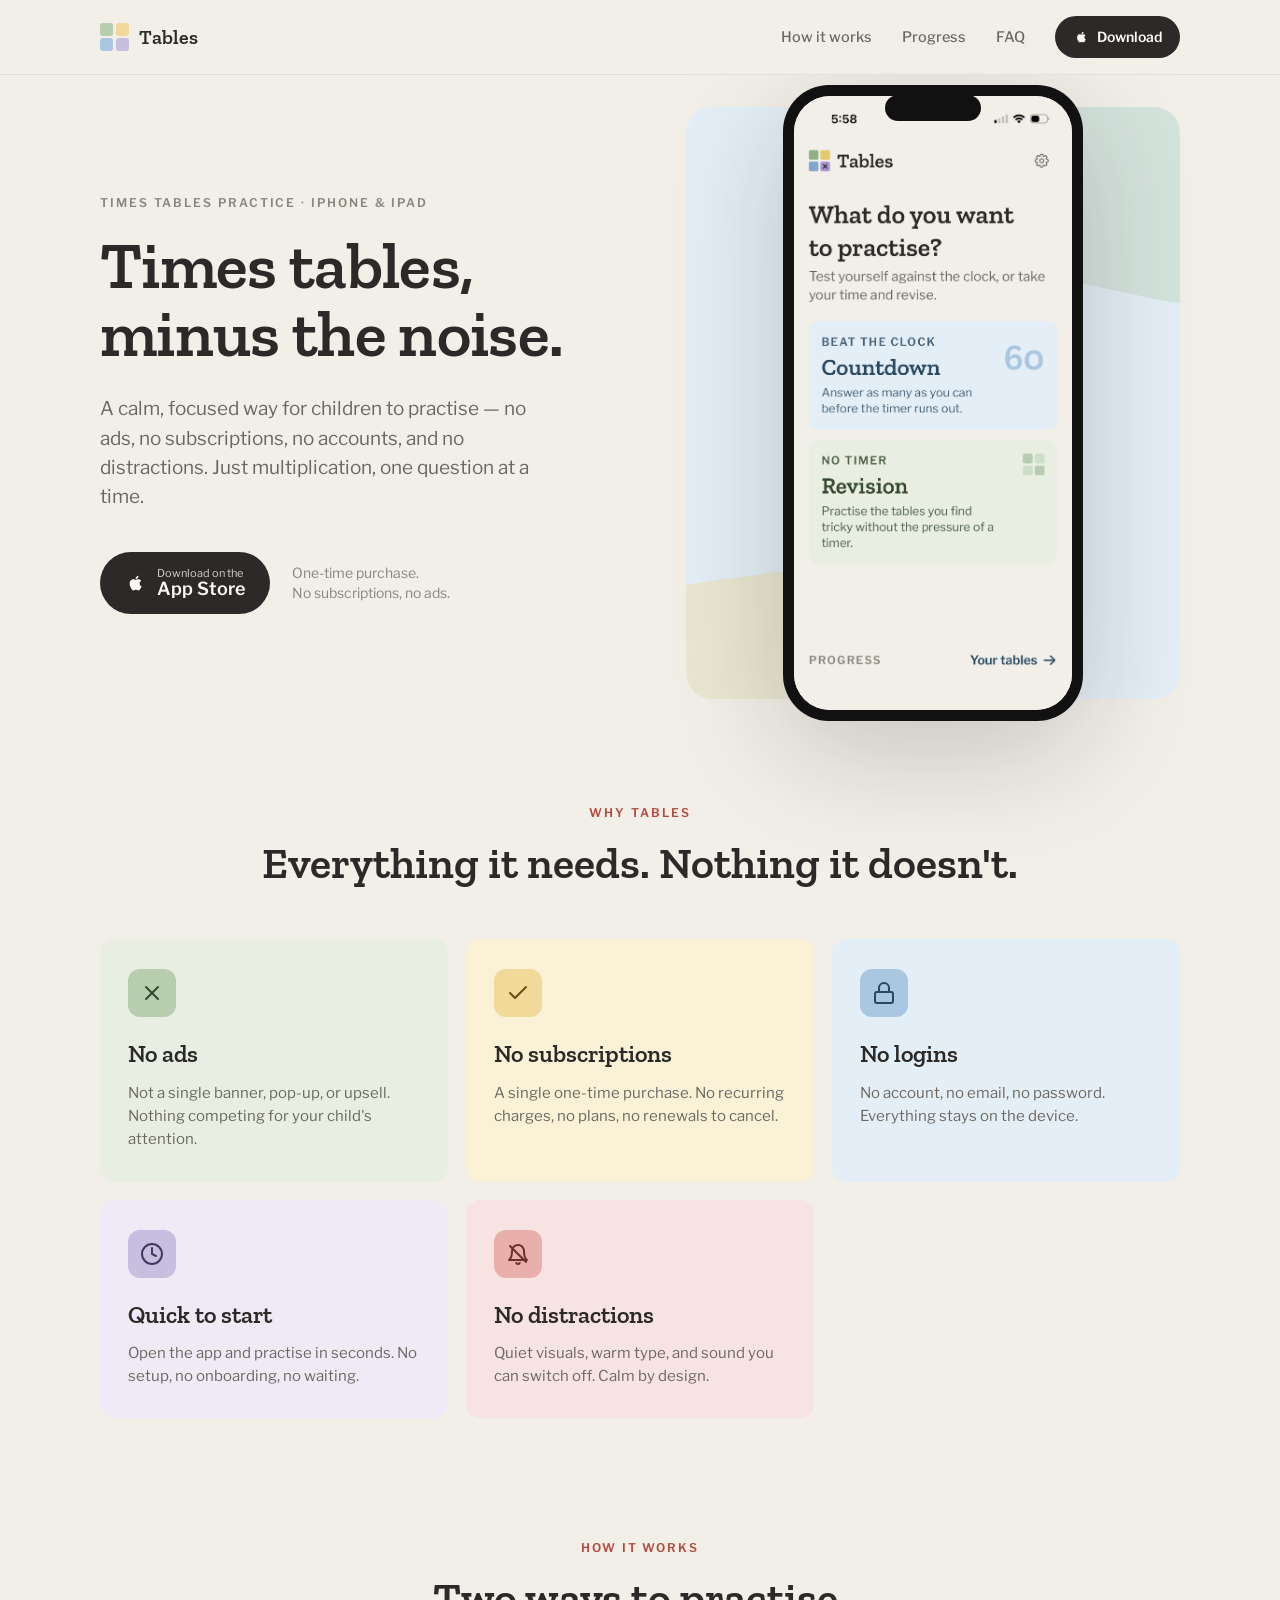
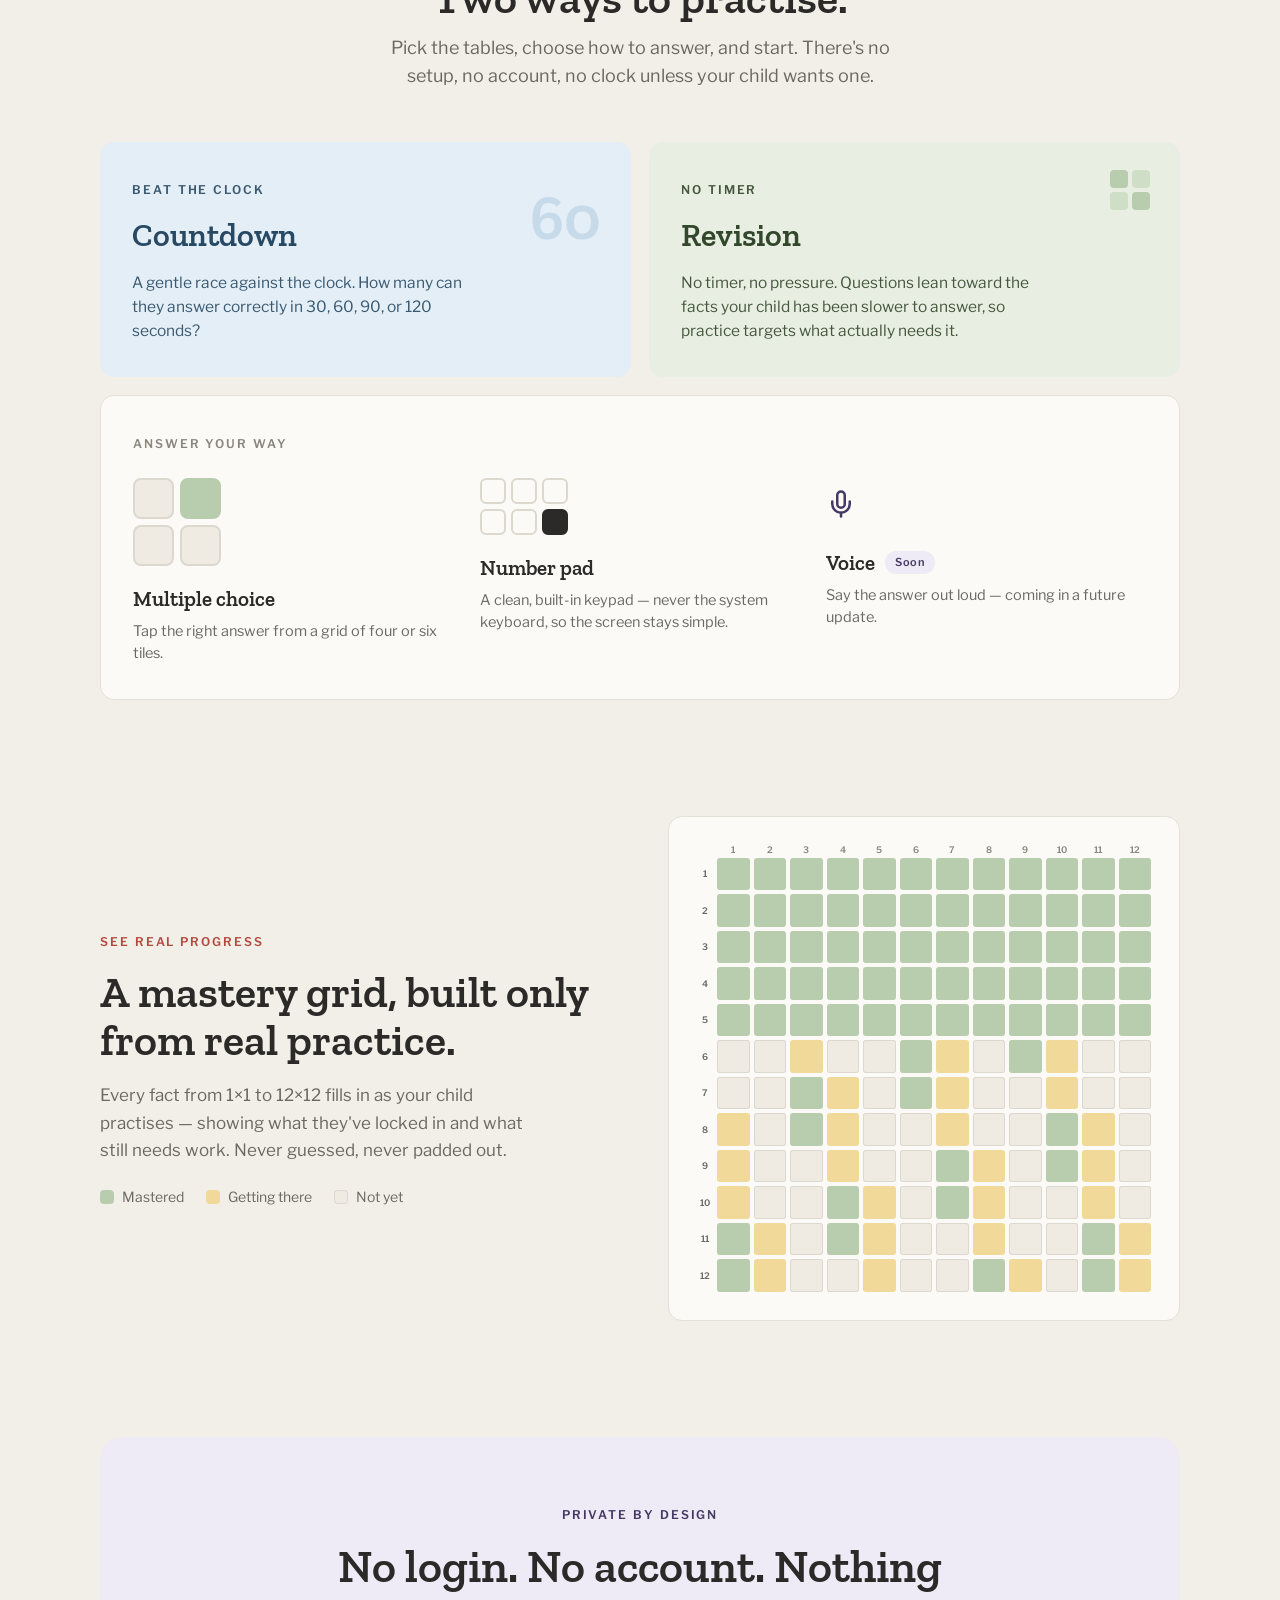
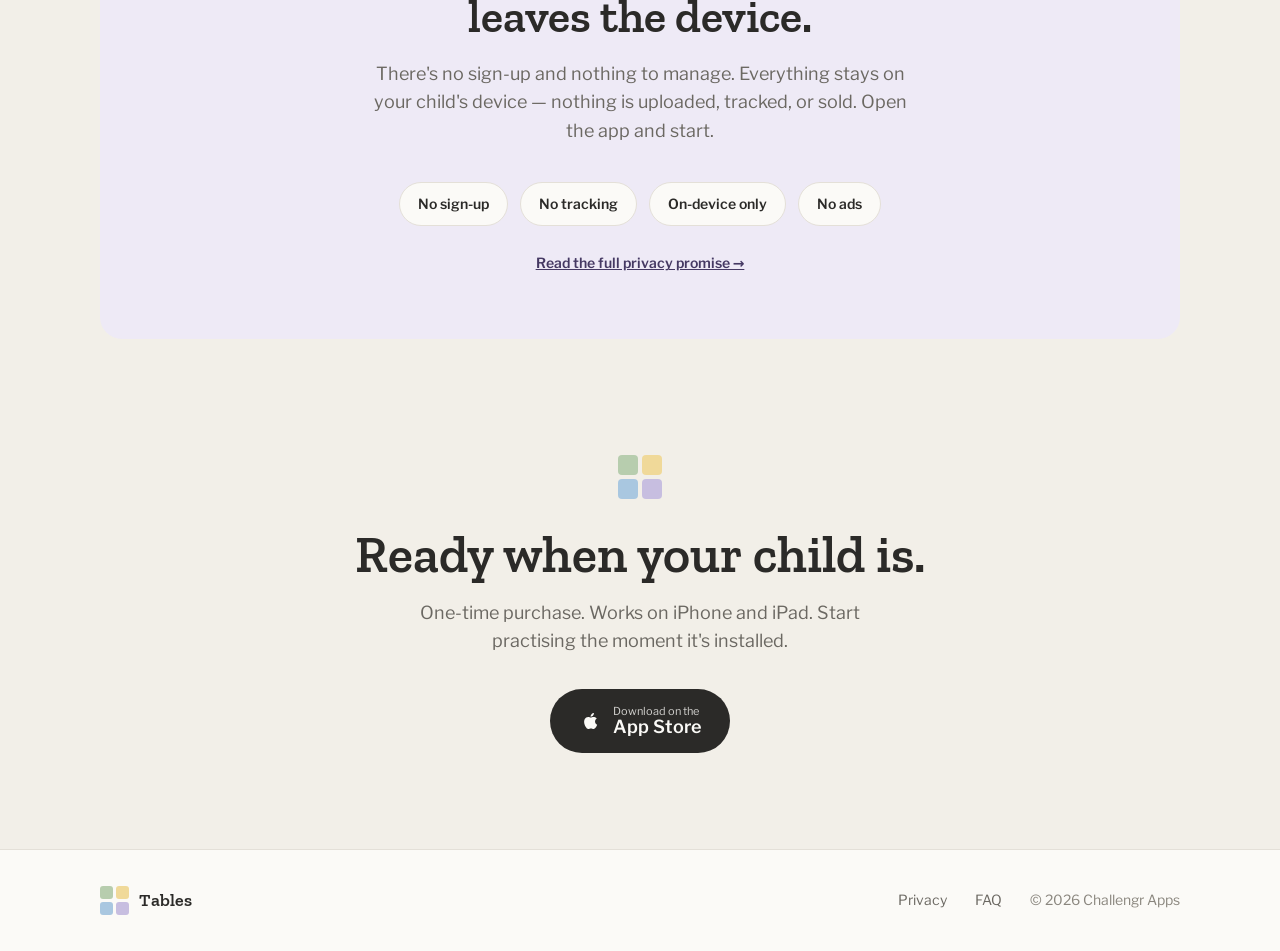
<file: index.html>
<!DOCTYPE html>
<html lang="en">
<head>
  <meta charset="utf-8">
  <meta name="viewport" content="width=device-width, initial-scale=1">
  <title>Tables — Times tables practice for kids, minus the noise</title>
  <meta name="description" content="A calm, focused way for children to practise their times tables — no ads, no subscriptions, no accounts, no distractions. A one-time purchase for iPhone and iPad.">
  <link rel="icon" href="/assets/img/favicon.svg" type="image/svg+xml">
  <link rel="canonical" href="https://tables.challengr.io/">

  <!-- Set .js synchronously so reveal elements hide before first paint (and stay
       visible if JS is disabled). -->
  <script>document.documentElement.classList.add('js');</script>

  <!-- Open Graph / social -->
  <meta property="og:type" content="website">
  <meta property="og:url" content="https://tables.challengr.io/">
  <meta property="og:title" content="Tables — Times tables, minus the noise">
  <meta property="og:description" content="A calm, focused way for children to practise times tables. No ads, no subscriptions, no accounts. iPhone & iPad.">
  <meta name="twitter:card" content="summary">

  <link rel="stylesheet" href="/assets/css/styles.css">
</head>
<body>

<!-- ==================== NAV ==================== -->
<nav class="nav">
  <div class="nav__inner">
    <a href="/" class="brand" aria-label="Tables — home">
      <span class="brand__mark" aria-hidden="true"><span></span><span></span><span></span><span></span></span>
      <span class="brand__name disp">Tables</span>
    </a>
    <div class="nav__links">
      <a href="#how" class="nav__link">How it works</a>
      <a href="#progress" class="nav__link">Progress</a>
      <a href="/support" class="nav__link">FAQ</a>
      <!-- TODO: replace href="#" with the App Store URL once the app is published -->
      <a href="#" class="btn btn--sm nav__link--keep" data-appstore-url aria-label="Download on the App Store">
        <svg width="16" height="16" viewBox="0 0 24 24" fill="currentColor" aria-hidden="true"><path d="M17.05 12.53c-.02-2.03 1.66-3 1.73-3.05-.94-1.38-2.4-1.57-2.93-1.59-1.25-.13-2.44.73-3.07.73-.63 0-1.61-.71-2.65-.69-1.36.02-2.62.79-3.32 2.01-1.42 2.46-.36 6.1 1.02 8.1.67.98 1.47 2.08 2.52 2.04 1.01-.04 1.39-.65 2.61-.65 1.22 0 1.56.65 2.63.63 1.09-.02 1.78-1 2.44-1.98.77-1.13 1.09-2.23 1.11-2.29-.02-.01-2.13-.82-2.15-3.24zM15.03 6.6c.56-.68.94-1.62.84-2.56-.81.03-1.79.54-2.37 1.21-.52.6-.97 1.56-.85 2.48.9.07 1.82-.46 2.38-1.13z"/></svg>
        <span>Download</span>
      </a>
    </div>
  </div>
</nav>

<!-- ==================== HERO ==================== -->
<header class="hero" id="top">
  <div class="hero__grid">
    <div class="hero__copy">
      <span class="eyebrow hero__eyebrow">Times tables practice · iPhone &amp; iPad</span>
      <h1 class="disp">Times tables,<br>minus the noise.</h1>
      <p class="hero__lede">A calm, focused way for children to practise — no ads, no subscriptions, no accounts, and no distractions. Just multiplication, one question at a time.</p>
      <div class="hero__cta">
        <!-- TODO: replace href="#" with the App Store URL once the app is published -->
        <a href="#" class="btn" data-appstore-url aria-label="Download on the App Store">
          <svg width="22" height="22" viewBox="0 0 24 24" fill="currentColor" aria-hidden="true"><path d="M17.05 12.53c-.02-2.03 1.66-3 1.73-3.05-.94-1.38-2.4-1.57-2.93-1.59-1.25-.13-2.44.73-3.07.73-.63 0-1.61-.71-2.65-.69-1.36.02-2.62.79-3.32 2.01-1.42 2.46-.36 6.1 1.02 8.1.67.98 1.47 2.08 2.52 2.04 1.01-.04 1.39-.65 2.61-.65 1.22 0 1.56.65 2.63.63 1.09-.02 1.78-1 2.44-1.98.77-1.13 1.09-2.23 1.11-2.29-.02-.01-2.13-.82-2.15-3.24zM15.03 6.6c.56-.68.94-1.62.84-2.56-.81.03-1.79.54-2.37 1.21-.52.6-.97 1.56-.85 2.48.9.07 1.82-.46 2.38-1.13z"/></svg>
          <span class="btn__store"><small>Download on the</small><strong>App Store</strong></span>
        </a>
        <span class="hero__note">One-time purchase.<br>No subscriptions, no ads.</span>
      </div>
    </div>

    <div class="hero__art">
      <div class="hero__art-bg" aria-hidden="true"></div>
      <!-- Phone hero. Real app screenshot — to swap it, change the <img> src to
           another file in /assets/img/ (note the case-sensitive .PNG extension). -->
      <div class="phone">
        <span class="phone__notch" aria-hidden="true"></span>
        <div class="phone__screen">
          <img src="/assets/img/screenshot_1.PNG" width="1206" height="2622"
               alt="The Tables app home screen asking &quot;What do you want to practise?&quot;, with Countdown and Revision practice modes.">
        </div>
      </div>
    </div>
  </div>
</header>

<!-- ==================== FEATURES ==================== -->
<section class="section wrap">
  <div class="section-head reveal">
    <span class="eyebrow" style="color:var(--clay)">Why Tables</span>
    <h2 class="disp">Everything it needs. Nothing it doesn't.</h2>
  </div>
  <div class="features">
    <div class="feature feature--sage reveal">
      <div class="feature__mark"><svg width="24" height="24" viewBox="0 0 24 24" fill="none" stroke="currentColor" stroke-width="2" stroke-linecap="round" stroke-linejoin="round" aria-hidden="true"><path d="M18 6 6 18"></path><path d="m6 6 12 12"></path></svg></div>
      <div class="feature__title disp">No ads</div>
      <p class="feature__body">Not a single banner, pop-up, or upsell. Nothing competing for your child's attention.</p>
    </div>
    <div class="feature feature--butter reveal">
      <div class="feature__mark"><svg width="24" height="24" viewBox="0 0 24 24" fill="none" stroke="currentColor" stroke-width="2" stroke-linecap="round" stroke-linejoin="round" aria-hidden="true"><path d="M20 6 9 17l-5-5"></path></svg></div>
      <div class="feature__title disp">No subscriptions</div>
      <p class="feature__body">A single one-time purchase. No recurring charges, no plans, no renewals to cancel.</p>
    </div>
    <div class="feature feature--sky reveal">
      <div class="feature__mark"><svg width="24" height="24" viewBox="0 0 24 24" fill="none" stroke="currentColor" stroke-width="2" stroke-linecap="round" stroke-linejoin="round" aria-hidden="true"><rect x="3" y="11" width="18" height="11" rx="2"></rect><path d="M7 11V7a5 5 0 0 1 10 0v4"></path></svg></div>
      <div class="feature__title disp">No logins</div>
      <p class="feature__body">No account, no email, no password. Everything stays on the device.</p>
    </div>
    <div class="feature feature--lilac reveal">
      <div class="feature__mark"><svg width="24" height="24" viewBox="0 0 24 24" fill="none" stroke="currentColor" stroke-width="2" stroke-linecap="round" stroke-linejoin="round" aria-hidden="true"><circle cx="12" cy="12" r="10"></circle><polyline points="12 6 12 12 16 14"></polyline></svg></div>
      <div class="feature__title disp">Quick to start</div>
      <p class="feature__body">Open the app and practise in seconds. No setup, no onboarding, no waiting.</p>
    </div>
    <div class="feature feature--blush reveal">
      <div class="feature__mark"><svg width="24" height="24" viewBox="0 0 24 24" fill="none" stroke="currentColor" stroke-width="2" stroke-linecap="round" stroke-linejoin="round" aria-hidden="true"><path d="M12 3a6 6 0 0 0-6 6c0 7-3 9-3 9h18s-3-2-3-9a6 6 0 0 0-6-6z"></path><path d="M10.3 21a1.94 1.94 0 0 0 3.4 0"></path><line x1="4" y1="4" x2="20" y2="20"></line></svg></div>
      <div class="feature__title disp">No distractions</div>
      <p class="feature__body">Quiet visuals, warm type, and sound you can switch off. Calm by design.</p>
    </div>
  </div>
</section>

<!-- ==================== HOW IT WORKS ==================== -->
<section class="section wrap" id="how">
  <div class="section-head reveal">
    <span class="eyebrow" style="color:var(--clay)">How it works</span>
    <h2 class="disp">Two ways to practise.</h2>
    <p>Pick the tables, choose how to answer, and start. There's no setup, no account, no clock unless your child wants one.</p>
  </div>

  <div class="modes">
    <div class="mode mode--sky reveal">
      <span class="eyebrow mode__eyebrow">Beat the clock</span>
      <div class="mode__title disp">Countdown</div>
      <p class="mode__body" style="max-width:340px">A gentle race against the clock. How many can they answer correctly in 30, 60, 90, or 120 seconds?</p>
      <div class="mode__big disp" aria-hidden="true">60</div>
    </div>
    <div class="mode mode--sage reveal">
      <span class="eyebrow mode__eyebrow">No timer</span>
      <div class="mode__title disp">Revision</div>
      <p class="mode__body">No timer, no pressure. Questions lean toward the facts your child has been slower to answer, so practice targets what actually needs it.</p>
      <div class="mode__tiles" aria-hidden="true"><span></span><span></span><span></span><span></span></div>
    </div>
  </div>

  <div class="card answers reveal">
    <span class="eyebrow" style="color:var(--ink-muted)">Answer your way</span>
    <div class="answers__grid">
      <div>
        <div class="answer__demo demo-mc" aria-hidden="true"><span></span><span class="is-correct"></span><span></span><span></span></div>
        <div class="answer__title disp">Multiple choice</div>
        <p class="answer__body">Tap the right answer from a grid of four or six tiles.</p>
      </div>
      <div>
        <div class="answer__demo demo-pad" aria-hidden="true"><span></span><span></span><span></span><span></span><span></span><span class="is-active"></span></div>
        <div class="answer__title disp">Number pad</div>
        <p class="answer__body">A clean, built-in keypad — never the system keyboard, so the screen stays simple.</p>
      </div>
      <div>
        <div class="answer__demo demo-voice" aria-hidden="true">
          <svg width="30" height="30" viewBox="0 0 24 24" fill="none" stroke="var(--lilac-text)" stroke-width="2" stroke-linecap="round" stroke-linejoin="round"><path d="M12 2a3 3 0 0 0-3 3v7a3 3 0 0 0 6 0V5a3 3 0 0 0-3-3z"></path><path d="M19 10v2a7 7 0 0 1-14 0v-2"></path><line x1="12" y1="19" x2="12" y2="22"></line></svg>
        </div>
        <div class="answer__title disp">Voice <span class="badge lf">Soon</span></div>
        <p class="answer__body">Say the answer out loud — coming in a future update.</p>
      </div>
    </div>
  </div>
</section>

<!-- ==================== PROGRESS / MASTERY ==================== -->
<section class="section wrap progress" id="progress">
  <div class="progress__grid">
    <div class="reveal">
      <span class="eyebrow" style="color:var(--clay)">See real progress</span>
      <h2 class="disp">A mastery grid, built only from real practice.</h2>
      <p class="progress__lede">Every fact from 1×1 to 12×12 fills in as your child practises — showing what they've locked in and what still needs work. Never guessed, never padded out.</p>
      <div class="legend">
        <span><i class="is-m"></i>Mastered</span>
        <span><i class="is-l"></i>Getting there</span>
        <span><i class="is-n"></i>Not yet</span>
      </div>
    </div>
    <div class="card mastery reveal">
      <div id="mastery-grid" class="mastery__grid" role="img" aria-label="A 12 by 12 multiplication mastery grid, mostly filled in"></div>
    </div>
  </div>
</section>

<!-- ==================== PRIVACY BAND ==================== -->
<section class="section wrap">
  <div class="promise reveal">
    <span class="eyebrow" style="color:var(--lilac-text)">Private by design</span>
    <h2 class="disp">No login. No account. Nothing leaves the device.</h2>
    <p class="promise__lede">There's no sign-up and nothing to manage. Everything stays on your child's device — nothing is uploaded, tracked, or sold. Open the app and start.</p>
    <div class="chips">
      <span class="chip">No sign-up</span>
      <span class="chip">No tracking</span>
      <span class="chip">On-device only</span>
      <span class="chip">No ads</span>
    </div>
    <p class="promise__link"><a href="/privacy">Read the full privacy promise →</a></p>
  </div>
</section>

<!-- ==================== FINAL CTA ==================== -->
<section class="section wrap" style="padding-bottom:96px">
  <div class="final reveal">
    <div class="final__mark" aria-hidden="true"><span></span><span></span><span></span><span></span></div>
    <h2 class="disp">Ready when your child is.</h2>
    <p class="final__lede">One-time purchase. Works on iPhone and iPad. Start practising the moment it's installed.</p>
    <!-- TODO: replace href="#" with the App Store URL once the app is published -->
    <a href="#" class="btn btn--lg" data-appstore-url aria-label="Download on the App Store">
      <svg width="24" height="24" viewBox="0 0 24 24" fill="currentColor" aria-hidden="true"><path d="M17.05 12.53c-.02-2.03 1.66-3 1.73-3.05-.94-1.38-2.4-1.57-2.93-1.59-1.25-.13-2.44.73-3.07.73-.63 0-1.61-.71-2.65-.69-1.36.02-2.62.79-3.32 2.01-1.42 2.46-.36 6.1 1.02 8.1.67.98 1.47 2.08 2.52 2.04 1.01-.04 1.39-.65 2.61-.65 1.22 0 1.56.65 2.63.63 1.09-.02 1.78-1 2.44-1.98.77-1.13 1.09-2.23 1.11-2.29-.02-.01-2.13-.82-2.15-3.24zM15.03 6.6c.56-.68.94-1.62.84-2.56-.81.03-1.79.54-2.37 1.21-.52.6-.97 1.56-.85 2.48.9.07 1.82-.46 2.38-1.13z"/></svg>
      <span class="btn__store"><small>Download on the</small><strong>App Store</strong></span>
    </a>
  </div>
</section>

<!-- ==================== FOOTER ==================== -->
<footer class="footer">
  <div class="footer__inner">
    <div class="brand">
      <span class="brand__mark" aria-hidden="true"><span></span><span></span><span></span><span></span></span>
      <span class="brand__name disp" style="font-size:18px">Tables</span>
    </div>
    <div class="footer__links">
      <a href="/privacy">Privacy</a>
      <a href="/support">FAQ</a>
      <span class="footer__copy">© 2026 Challengr Apps</span>
    </div>
  </div>
</footer>

<script src="/assets/js/main.js" defer></script>
</body>
</html>
</file>
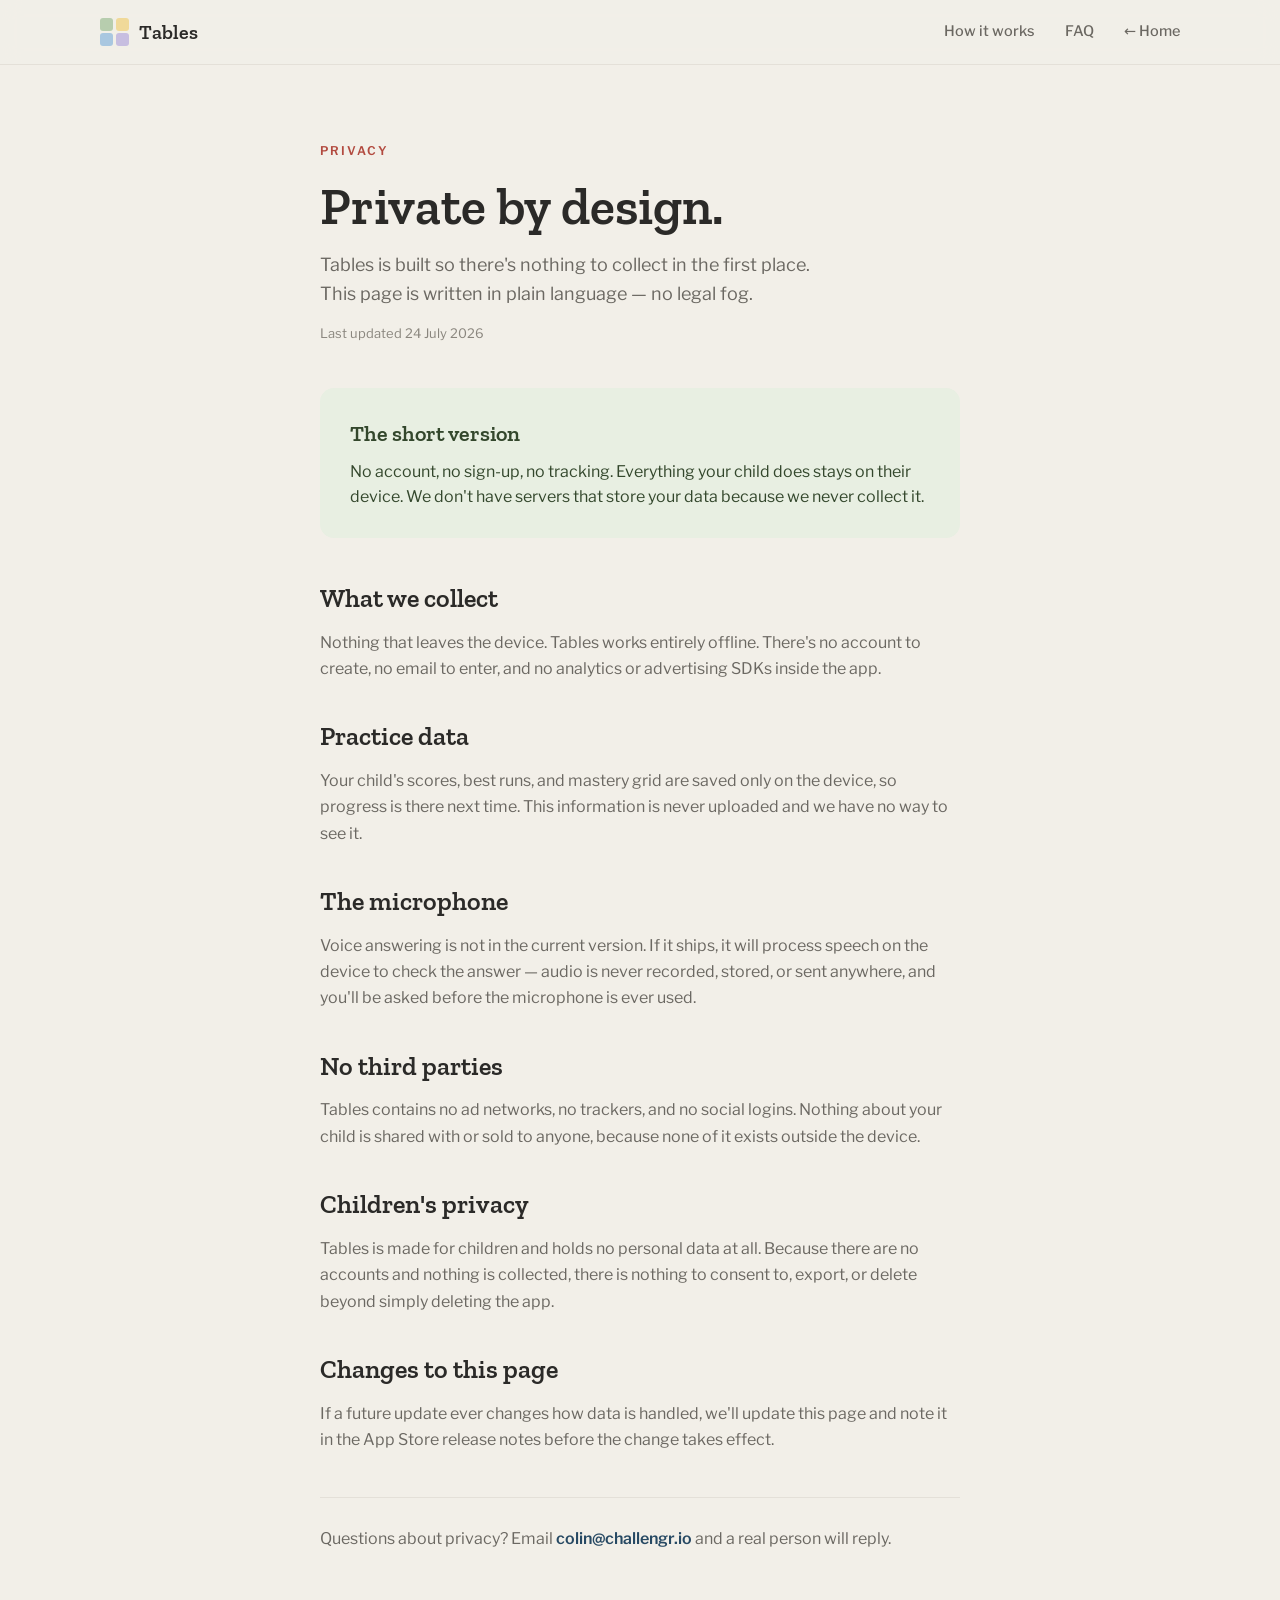
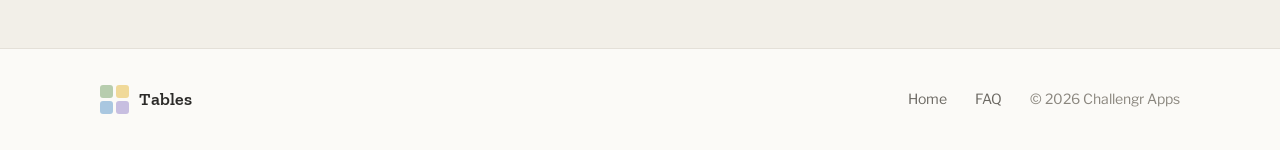
<file: privacy/index.html>
<!DOCTYPE html>
<html lang="en">
<head>
  <meta charset="utf-8">
  <meta name="viewport" content="width=device-width, initial-scale=1">
  <title>Privacy — Tables</title>
  <meta name="description" content="Tables is private by design. No account, no sign-up, no tracking. Everything your child does stays on their device.">
  <link rel="icon" href="/assets/img/favicon.svg" type="image/svg+xml">
  <link rel="canonical" href="https://tables.challengr.io/privacy">
  <link rel="stylesheet" href="/assets/css/styles.css">
</head>
<body>

<!-- ==================== NAV ==================== -->
<nav class="nav">
  <div class="nav__inner">
    <a href="/" class="brand" aria-label="Tables — home">
      <span class="brand__mark" aria-hidden="true"><span></span><span></span><span></span><span></span></span>
      <span class="brand__name disp">Tables</span>
    </a>
    <div class="nav__links">
      <a href="/#how" class="nav__link">How it works</a>
      <a href="/support" class="nav__link">FAQ</a>
      <a href="/" class="nav__link nav__link--keep">← Home</a>
    </div>
  </div>
</nav>

<!-- ==================== PRIVACY ==================== -->
<main class="page page--narrow">
  <span class="eyebrow" style="color:var(--clay)">Privacy</span>
  <h1 class="disp">Private by design.</h1>
  <p class="page__lede">Tables is built so there's nothing to collect in the first place. This page is written in plain language — no legal fog.</p>
  <p class="page__meta">Last updated 24 July 2026</p>

  <div class="callout callout--sage">
    <div class="callout__title disp">The short version</div>
    <p>No account, no sign-up, no tracking. Everything your child does stays on their device. We don't have servers that store your data because we never collect it.</p>
  </div>

  <section class="prose-section">
    <h2 class="disp">What we collect</h2>
    <p>Nothing that leaves the device. Tables works entirely offline. There's no account to create, no email to enter, and no analytics or advertising SDKs inside the app.</p>
  </section>
  <section class="prose-section">
    <h2 class="disp">Practice data</h2>
    <p>Your child's scores, best runs, and mastery grid are saved only on the device, so progress is there next time. This information is never uploaded and we have no way to see it.</p>
  </section>
  <section class="prose-section">
    <h2 class="disp">The microphone</h2>
    <p>Voice answering is not in the current version. If it ships, it will process speech on the device to check the answer — audio is never recorded, stored, or sent anywhere, and you'll be asked before the microphone is ever used.</p>
  </section>
  <section class="prose-section">
    <h2 class="disp">No third parties</h2>
    <p>Tables contains no ad networks, no trackers, and no social logins. Nothing about your child is shared with or sold to anyone, because none of it exists outside the device.</p>
  </section>
  <section class="prose-section">
    <h2 class="disp">Children's privacy</h2>
    <p>Tables is made for children and holds no personal data at all. Because there are no accounts and nothing is collected, there is nothing to consent to, export, or delete beyond simply deleting the app.</p>
  </section>
  <section class="prose-section">
    <h2 class="disp">Changes to this page</h2>
    <p>If a future update ever changes how data is handled, we'll update this page and note it in the App Store release notes before the change takes effect.</p>
  </section>

  <div class="page__contact">
    <p>Questions about privacy? Email <a href="mailto:colin@challengr.io" data-email style="font-weight:600">colin@challengr.io</a> and a real person will reply.</p>
  </div>
</main>

<!-- ==================== FOOTER ==================== -->
<footer class="footer">
  <div class="footer__inner">
    <div class="brand">
      <span class="brand__mark" aria-hidden="true"><span></span><span></span><span></span><span></span></span>
      <span class="brand__name disp" style="font-size:18px">Tables</span>
    </div>
    <div class="footer__links">
      <a href="/">Home</a>
      <a href="/support">FAQ</a>
      <span class="footer__copy">© 2026 Challengr Apps</span>
    </div>
  </div>
</footer>

<script src="/assets/js/main.js" defer></script>
</body>
</html>
</file>
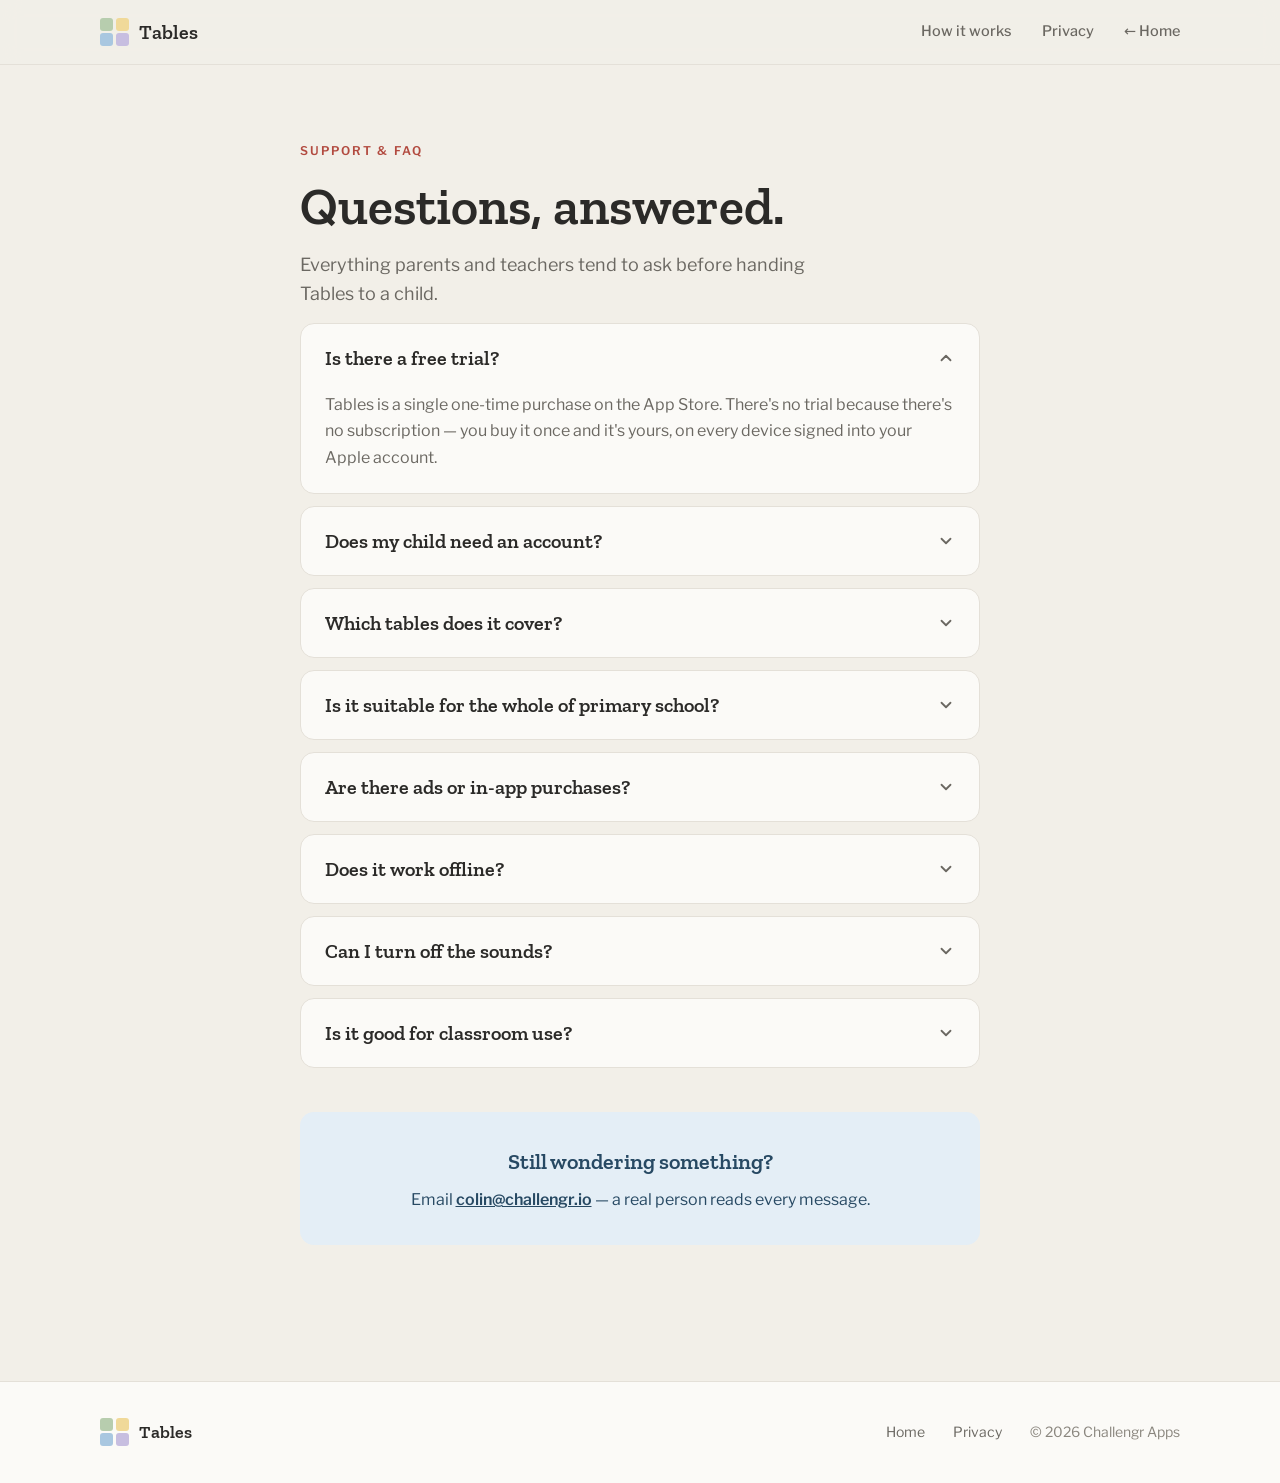
<file: support/index.html>
<!DOCTYPE html>
<html lang="en">
<head>
  <meta charset="utf-8">
  <meta name="viewport" content="width=device-width, initial-scale=1">
  <title>Support &amp; FAQ — Tables</title>
  <meta name="description" content="Answers to the questions parents and teachers ask about Tables — the calm, ad-free times tables app for iPhone and iPad.">
  <link rel="icon" href="/assets/img/favicon.svg" type="image/svg+xml">
  <link rel="canonical" href="https://tables.challengr.io/support">
  <link rel="stylesheet" href="/assets/css/styles.css">
</head>
<body>

<!-- ==================== NAV ==================== -->
<nav class="nav">
  <div class="nav__inner">
    <a href="/" class="brand" aria-label="Tables — home">
      <span class="brand__mark" aria-hidden="true"><span></span><span></span><span></span><span></span></span>
      <span class="brand__name disp">Tables</span>
    </a>
    <div class="nav__links">
      <a href="/#how" class="nav__link">How it works</a>
      <a href="/privacy" class="nav__link">Privacy</a>
      <a href="/" class="nav__link nav__link--keep">← Home</a>
    </div>
  </div>
</nav>

<!-- ==================== FAQ ==================== -->
<main class="page">
  <span class="eyebrow" style="color:var(--clay)">Support &amp; FAQ</span>
  <h1 class="disp">Questions, answered.</h1>
  <p class="page__lede">Everything parents and teachers tend to ask before handing Tables to a child.</p>

  <div class="faq-list">
    <div class="faq-item is-open">
      <button class="faq-item__q" type="button" aria-expanded="true">
        <span>Is there a free trial?</span>
        <span class="faq-item__icon" aria-hidden="true"><svg width="18" height="18" viewBox="0 0 24 24" fill="none" stroke="currentColor" stroke-width="2.4" stroke-linecap="round" stroke-linejoin="round"><path d="M6 9l6 6 6-6"></path></svg></span>
      </button>
      <div class="faq-item__body"><p>Tables is a single one-time purchase on the App Store. There's no trial because there's no subscription — you buy it once and it's yours, on every device signed into your Apple account.</p></div>
    </div>

    <div class="faq-item">
      <button class="faq-item__q" type="button" aria-expanded="false">
        <span>Does my child need an account?</span>
        <span class="faq-item__icon" aria-hidden="true"><svg width="18" height="18" viewBox="0 0 24 24" fill="none" stroke="currentColor" stroke-width="2.4" stroke-linecap="round" stroke-linejoin="round"><path d="M6 9l6 6 6-6"></path></svg></span>
      </button>
      <div class="faq-item__body"><p>No. There's no sign-up, login, or email. Open the app and start practising immediately. Progress is saved right on the device.</p></div>
    </div>

    <div class="faq-item">
      <button class="faq-item__q" type="button" aria-expanded="false">
        <span>Which tables does it cover?</span>
        <span class="faq-item__icon" aria-hidden="true"><svg width="18" height="18" viewBox="0 0 24 24" fill="none" stroke="currentColor" stroke-width="2.4" stroke-linecap="round" stroke-linejoin="round"><path d="M6 9l6 6 6-6"></path></svg></span>
      </button>
      <div class="faq-item__body"><p>Every multiplication fact from 1×1 to 12×12. Your child can practise all of them or pick exactly the tables they're working on.</p></div>
    </div>

    <div class="faq-item">
      <button class="faq-item__q" type="button" aria-expanded="false">
        <span>Is it suitable for the whole of primary school?</span>
        <span class="faq-item__icon" aria-hidden="true"><svg width="18" height="18" viewBox="0 0 24 24" fill="none" stroke="currentColor" stroke-width="2.4" stroke-linecap="round" stroke-linejoin="round"><path d="M6 9l6 6 6-6"></path></svg></span>
      </button>
      <div class="faq-item__body"><p>Yes. It's designed for the full primary range. Younger children can start with a few tables and multiple choice; older children can use the number pad and countdown mode as they build fluency.</p></div>
    </div>

    <div class="faq-item">
      <button class="faq-item__q" type="button" aria-expanded="false">
        <span>Are there ads or in-app purchases?</span>
        <span class="faq-item__icon" aria-hidden="true"><svg width="18" height="18" viewBox="0 0 24 24" fill="none" stroke="currentColor" stroke-width="2.4" stroke-linecap="round" stroke-linejoin="round"><path d="M6 9l6 6 6-6"></path></svg></span>
      </button>
      <div class="faq-item__body"><p>None at all. No ads, no pop-ups, no upsells, and nothing more to buy after the initial purchase.</p></div>
    </div>

    <div class="faq-item">
      <button class="faq-item__q" type="button" aria-expanded="false">
        <span>Does it work offline?</span>
        <span class="faq-item__icon" aria-hidden="true"><svg width="18" height="18" viewBox="0 0 24 24" fill="none" stroke="currentColor" stroke-width="2.4" stroke-linecap="round" stroke-linejoin="round"><path d="M6 9l6 6 6-6"></path></svg></span>
      </button>
      <div class="faq-item__body"><p>Completely. Tables needs no internet connection — handy for car journeys, planes, or anywhere without wifi.</p></div>
    </div>

    <div class="faq-item">
      <button class="faq-item__q" type="button" aria-expanded="false">
        <span>Can I turn off the sounds?</span>
        <span class="faq-item__icon" aria-hidden="true"><svg width="18" height="18" viewBox="0 0 24 24" fill="none" stroke="currentColor" stroke-width="2.4" stroke-linecap="round" stroke-linejoin="round"><path d="M6 9l6 6 6-6"></path></svg></span>
      </button>
      <div class="faq-item__body"><p>Yes. Sound and haptics are both optional and can be switched off in Settings, so it's calm and quiet whenever you need it to be.</p></div>
    </div>

    <div class="faq-item">
      <button class="faq-item__q" type="button" aria-expanded="false">
        <span>Is it good for classroom use?</span>
        <span class="faq-item__icon" aria-hidden="true"><svg width="18" height="18" viewBox="0 0 24 24" fill="none" stroke="currentColor" stroke-width="2.4" stroke-linecap="round" stroke-linejoin="round"><path d="M6 9l6 6 6-6"></path></svg></span>
      </button>
      <div class="faq-item__body"><p>It works well for individual practice on shared iPads. Since nothing is stored off-device and there are no accounts, there's nothing for a teacher to set up or manage — though progress is per-device, not per-pupil.</p></div>
    </div>
  </div>

  <div class="callout callout--sky" style="margin-top:44px">
    <div class="callout__title disp">Still wondering something?</div>
    <p>Email <a href="mailto:colin@challengr.io" data-email style="font-weight:600;text-decoration:underline">colin@challengr.io</a> — a real person reads every message.</p>
  </div>
</main>

<!-- ==================== FOOTER ==================== -->
<footer class="footer">
  <div class="footer__inner">
    <div class="brand">
      <span class="brand__mark" aria-hidden="true"><span></span><span></span><span></span><span></span></span>
      <span class="brand__name disp" style="font-size:18px">Tables</span>
    </div>
    <div class="footer__links">
      <a href="/">Home</a>
      <a href="/privacy">Privacy</a>
      <span class="footer__copy">© 2026 Challengr Apps</span>
    </div>
  </div>
</footer>

<script src="/assets/js/main.js" defer></script>
</body>
</html>
</file>
<file: assets/css/styles.css>
/* ==========================================================================
   Tables — marketing site styles
   Ported from the Claude Design "Tables" design system. Design tokens are the
   source of truth; component classes below compose them. Exact visual values
   are preserved from the original design.
   ========================================================================== */

@import url("https://fonts.googleapis.com/css2?family=Libre+Franklin:wght@400;500;600;700;800&family=Zilla+Slab:wght@400;500;600;700&display=swap");

/* ---- Design tokens ------------------------------------------------------- */
:root {
  /* Base neutrals (warm paper & soft ink) */
  --paper: #FBFAF7;
  --canvas: #F2EFE8;
  --tile-neutral: #EFEBE3;
  --line: #DDD8CE;
  --border: #E4E0D8;
  --divider: #F0EDE6;
  --ink: #2B2A28;
  --ink-soft: #6B6862;
  --ink-muted: #8A867E;

  /* Feedback / brand hues: saturated FILL + pale TINT + deep TEXT */
  --sage: #B7CDAE;   --sage-tint: #E8EFE2;   --sage-text: #33472C;
  --butter: #F0D999; --butter-tint: #FAF1D6; --butter-text: #665012;
  --blush: #E9AFAB;  --blush-tint: #F7E3E1;  --blush-text: #6E2E2A;
  --sky: #A9C7E0;    --sky-tint: #E4EEF6;    --sky-text: #274963;
  --lilac: #C7BEE0;  --lilac-tint: #EEEAF6;  --lilac-text: #453963;

  --clay: #B24A3F;

  --paper-90: rgba(242, 239, 232, 0.86);

  /* Type */
  --font-display: "Zilla Slab", Georgia, "Times New Roman", serif;
  --font-ui: "Libre Franklin", system-ui, -apple-system, sans-serif;

  /* Radii */
  --radius-card: 14px;
  --radius-pill: 999px;

  /* Motion */
  --dur-fade: 180ms;
  --ease-standard: ease;
  --ease-out: cubic-bezier(0.22, 1, 0.36, 1);

  /* Layout */
  --page-max: 1160px;
  --page-pad: 40px;
}

/* ---- Reset / base -------------------------------------------------------- */
*, *::before, *::after { box-sizing: border-box; }

html { -webkit-text-size-adjust: 100%; scroll-behavior: smooth; }

body {
  margin: 0;
  background: var(--canvas);
  color: var(--ink);
  font-family: var(--font-ui);
  font-size: 16px;
  line-height: 1.6;
  overflow-x: hidden;
  -webkit-font-smoothing: antialiased;
  text-rendering: optimizeLegibility;
}

img { max-width: 100%; display: block; }

a { color: var(--sky-text); text-decoration: none; }
a:hover { color: var(--ink); }

h1, h2, h3 { margin: 0; }

/* ---- Type helpers -------------------------------------------------------- */
.disp { font-family: var(--font-display); font-weight: 600; }
.lf   { font-family: var(--font-ui); }

.eyebrow {
  font-family: var(--font-ui);
  font-weight: 600;
  font-size: 12px;
  letter-spacing: 0.16em;
  text-transform: uppercase;
}

/* ---- Layout -------------------------------------------------------------- */
.wrap {
  max-width: var(--page-max);
  margin: 0 auto;
  padding-left: var(--page-pad);
  padding-right: var(--page-pad);
}

.section { padding-top: 76px; padding-bottom: 40px; }

.section-head { text-align: center; margin-bottom: 52px; }
.section-head h2 { font-size: 44px; line-height: 1.1; margin-top: 14px; }
.section-head p {
  font-size: 18px; line-height: 1.55; color: var(--ink-soft);
  margin: 12px auto 0; max-width: 520px;
}

/* ---- Navigation ---------------------------------------------------------- */
.nav {
  position: sticky; top: 0; z-index: 40;
  background: var(--paper-90);
  backdrop-filter: blur(10px);
  -webkit-backdrop-filter: blur(10px);
  border-bottom: 1px solid var(--border);
}
.nav__inner {
  max-width: var(--page-max); margin: 0 auto;
  padding: 16px var(--page-pad);
  display: flex; align-items: center; justify-content: space-between;
}
.nav__links { display: flex; align-items: center; gap: 30px; }
.nav__link {
  font-size: 14.5px; font-weight: 500; color: var(--ink-soft);
}
.nav__link:hover { color: var(--ink); }

/* Brand mark (2x2 colour grid + wordmark) */
.brand { display: flex; align-items: center; gap: 10px; color: var(--ink); }
.brand__mark {
  display: grid;
  grid-template-columns: repeat(2, 13px);
  grid-template-rows: repeat(2, 13px);
  gap: 2.5px;
}
.brand__mark > span { border-radius: 3px; }
.brand__mark > :nth-child(1) { background: var(--sage); }
.brand__mark > :nth-child(2) { background: var(--butter); }
.brand__mark > :nth-child(3) { background: var(--sky); }
.brand__mark > :nth-child(4) { background: var(--lilac); }
.brand__name { font-size: 20px; }

/* ---- Buttons ------------------------------------------------------------- */
.btn {
  display: inline-flex; align-items: center; gap: 11px;
  background: var(--ink); color: var(--paper);
  padding: 15px 24px; border-radius: var(--radius-pill);
  transition: background var(--dur-fade) var(--ease-standard);
}
.btn:hover { background: #000; color: var(--paper); }
.btn--sm { padding: 10px 18px; gap: 8px; font-size: 14px; font-weight: 600; }
.btn--lg { padding: 16px 28px; }
.btn__store {
  display: flex; flex-direction: column; line-height: 1.1; text-align: left;
}
.btn__store small { font-size: 11px; opacity: 0.8; }
.btn__store strong { font-size: 18px; font-weight: 600; }

/* ---- Cards --------------------------------------------------------------- */
.card {
  background: var(--paper);
  border: 1px solid var(--border);
  border-radius: var(--radius-card);
}

/* ---- Footer -------------------------------------------------------------- */
.footer { border-top: 1px solid var(--border); background: var(--paper); }
.footer__inner {
  max-width: var(--page-max); margin: 0 auto;
  padding: 36px var(--page-pad);
  display: flex; align-items: center; justify-content: space-between;
  flex-wrap: wrap; gap: 20px;
}
.footer__links { display: flex; align-items: center; gap: 28px; }
.footer__links a { font-size: 14px; color: var(--ink-soft); }
.footer__links a:hover { color: var(--ink); }
.footer__copy { font-size: 14px; color: var(--ink-muted); }

/* ==========================================================================
   Landing page
   ========================================================================== */

/* ---- Hero ---------------------------------------------------------------- */
.hero { max-width: var(--page-max); margin: 0 auto; padding: 8px var(--page-pad) 0; }
.hero__grid {
  display: grid; grid-template-columns: 1.05fr 0.95fr;
  align-items: center; gap: 40px; min-height: 640px;
}
.hero__copy { padding: 48px 0; }
.hero__eyebrow { color: var(--ink-muted); display: block; margin-bottom: 20px; }
.hero h1 { font-size: 66px; line-height: 1.03; letter-spacing: -0.01em; }
.hero__lede {
  font-size: 19px; line-height: 1.55; color: var(--ink-soft);
  margin: 26px 0 40px; max-width: 440px;
}
.hero__cta { display: flex; align-items: center; gap: 22px; flex-wrap: wrap; }
.hero__note { font-size: 14px; color: var(--ink-muted); max-width: 170px; line-height: 1.4; }

.hero__art {
  position: relative; align-self: stretch;
  display: flex; align-items: center; justify-content: center;
}
.hero__art-bg { position: absolute; inset: 24px 0; background: var(--sky-tint); border-radius: 26px; overflow: hidden; }
.hero__art-bg::before {
  content: ""; position: absolute; top: -40px; right: -40px;
  width: 220px; height: 220px; border-radius: 26px;
  background: var(--sage); opacity: 0.35; transform: rotate(12deg);
}
.hero__art-bg::after {
  content: ""; position: absolute; bottom: -30px; left: -30px;
  width: 150px; height: 150px; border-radius: 20px;
  background: var(--butter); opacity: 0.4; transform: rotate(-8deg);
}

/* Phone frame — holds a real screenshot or the placeholder */
.phone {
  position: relative; z-index: 1;
  width: 300px; aspect-ratio: 300 / 636;
  background: #111; border-radius: 46px;
  padding: 11px;
  filter: drop-shadow(0 30px 60px rgba(43, 42, 40, 0.22));
}
.phone__screen {
  position: relative; width: 100%; height: 100%;
  background: var(--canvas); border-radius: 36px; overflow: hidden;
}
.phone__screen img {
  width: 100%; height: 100%; object-fit: cover; object-position: top center;
}
.phone__notch {
  position: absolute; top: 10px; left: 50%; transform: translateX(-50%);
  width: 96px; height: 26px; background: #111; border-radius: 999px; z-index: 2;
}

/* ---- Feature grid -------------------------------------------------------- */
.features { display: grid; grid-template-columns: repeat(3, 1fr); gap: 18px; }
.feature {
  border-radius: var(--radius-card);
  padding: 30px 28px; min-height: 190px;
  display: flex; flex-direction: column;
}
.feature__mark {
  width: 48px; height: 48px; border-radius: 12px;
  display: grid; place-items: center;
}
.feature__title { font-size: 24px; color: var(--ink); margin: 18px 0 8px; }
.feature__body { font-size: 15px; line-height: 1.55; color: var(--ink-soft); margin: 0; }

.feature--sage   { background: var(--sage-tint); }
.feature--sage   .feature__mark { background: var(--sage);   color: var(--sage-text); }
.feature--butter { background: var(--butter-tint); }
.feature--butter .feature__mark { background: var(--butter); color: var(--butter-text); }
.feature--sky    { background: var(--sky-tint); }
.feature--sky    .feature__mark { background: var(--sky);    color: var(--sky-text); }
.feature--lilac  { background: var(--lilac-tint); }
.feature--lilac  .feature__mark { background: var(--lilac);  color: var(--lilac-text); }
.feature--blush  { background: var(--blush-tint); }
.feature--blush  .feature__mark { background: var(--blush);  color: var(--blush-text); }

/* ---- How it works -------------------------------------------------------- */
.modes { display: grid; grid-template-columns: 1fr 1fr; gap: 18px; margin-bottom: 18px; }
.mode {
  border-radius: var(--radius-card); padding: 34px 32px;
  position: relative; overflow: hidden;
}
.mode--sky  { background: var(--sky-tint); }
.mode--sage { background: var(--sage-tint); }
.mode__eyebrow { opacity: 0.9; }
.mode--sky  .mode__eyebrow, .mode--sky  .mode__title, .mode--sky  .mode__body { color: var(--sky-text); }
.mode--sage .mode__eyebrow, .mode--sage .mode__title, .mode--sage .mode__body { color: var(--sage-text); }
.mode__title { font-size: 32px; margin: 8px 0 10px; }
.mode__body { font-size: 15.5px; line-height: 1.55; opacity: 0.9; margin: 0; max-width: 360px; }
.mode__big { position: absolute; right: 30px; top: 24px; font-size: 64px; color: var(--sky); opacity: 0.5; }
.mode__tiles { position: absolute; right: 30px; top: 28px; display: grid; grid-template-columns: repeat(2, 18px); gap: 4px; }
.mode__tiles > span { width: 18px; height: 18px; border-radius: 4px; background: var(--sage); }
.mode__tiles > :nth-child(2), .mode__tiles > :nth-child(3) { opacity: 0.5; }

.answers { padding: 34px 32px; }
.answers__grid { display: grid; grid-template-columns: repeat(3, 1fr); gap: 26px; margin-top: 22px; }
.answer__title { font-size: 21px; margin-bottom: 6px; display: flex; align-items: center; gap: 10px; }
.answer__body { font-size: 14.5px; line-height: 1.5; color: var(--ink-soft); margin: 0; }
.answer__demo { margin-bottom: 16px; }

.badge {
  font-size: 11px; font-weight: 600; color: var(--lilac-text);
  background: var(--lilac-tint); padding: 3px 10px; border-radius: var(--radius-pill);
  letter-spacing: 0.04em;
}

/* Mini answer demos */
.demo-mc { display: grid; grid-template-columns: 1fr 1fr; gap: 6px; width: 88px; }
.demo-mc > span { aspect-ratio: 1; border-radius: 8px; background: var(--tile-neutral); border: 2px solid var(--line); }
.demo-mc > .is-correct { background: var(--sage); border-color: var(--sage); }
.demo-pad { display: grid; grid-template-columns: repeat(3, 1fr); gap: 5px; width: 88px; }
.demo-pad > span { aspect-ratio: 1; border-radius: 6px; background: var(--paper); border: 2px solid var(--line); }
.demo-pad > .is-active { background: var(--ink); border-color: var(--ink); }
.demo-voice { width: 88px; height: 52px; display: flex; align-items: center; }

/* ---- Progress / mastery -------------------------------------------------- */
.progress__grid { display: grid; grid-template-columns: 1fr 1fr; gap: 56px; align-items: center; }
.progress h2 { font-size: 44px; line-height: 1.1; margin: 14px 0 18px; }
.progress__lede { font-size: 17px; line-height: 1.6; color: var(--ink-soft); margin: 0 0 22px; max-width: 440px; }
.legend { display: flex; gap: 22px; flex-wrap: wrap; }
.legend span { display: flex; align-items: center; gap: 8px; font-size: 14px; color: var(--ink-soft); }
.legend i { width: 14px; height: 14px; border-radius: 4px; display: inline-block; }
.legend .is-m { background: var(--sage); }
.legend .is-l { background: var(--butter); }
.legend .is-n { background: var(--tile-neutral); box-shadow: inset 0 0 0 1px var(--line); }

.mastery { padding: 28px; }
.mastery__grid { display: grid; grid-template-columns: 16px repeat(12, 1fr); gap: 4px; align-items: center; }
.mastery__grid .head {
  font-family: var(--font-ui); font-weight: 600; font-size: 9px; line-height: 1;
  display: grid; place-items: center;
}
.mastery__grid .head--col { color: var(--ink-muted); }
.mastery__grid .head--row { color: var(--ink-soft); }
.mastery__grid .cell { aspect-ratio: 1; border-radius: 3px; }
.mastery__grid .cell--m { background: var(--sage); }
.mastery__grid .cell--l { background: var(--butter); }
.mastery__grid .cell--n { background: var(--tile-neutral); box-shadow: inset 0 0 0 1px var(--line); }

/* ---- Privacy band -------------------------------------------------------- */
.promise {
  background: var(--lilac-tint); border-radius: 22px;
  padding: 64px 56px; text-align: center; position: relative; overflow: hidden;
}
.promise h2 { font-size: 46px; line-height: 1.08; margin: 16px auto 18px; max-width: 660px; color: var(--ink); }
.promise__lede { font-size: 18px; line-height: 1.6; color: var(--ink-soft); margin: 0 auto 36px; max-width: 560px; }
.chips { display: flex; justify-content: center; gap: 12px; flex-wrap: wrap; }
.chip {
  font-size: 14px; font-weight: 600; color: var(--ink);
  background: var(--paper); border: 1px solid var(--border);
  padding: 10px 18px; border-radius: var(--radius-pill);
}
.promise__link { font-size: 14px; color: var(--lilac-text); margin: 26px 0 0; }
.promise__link a { color: var(--lilac-text); font-weight: 600; text-decoration: underline; }

/* ---- Final CTA ----------------------------------------------------------- */
.final { text-align: center; display: flex; flex-direction: column; align-items: center; }
.final__mark {
  display: grid; grid-template-columns: repeat(2, 20px); grid-template-rows: repeat(2, 20px);
  gap: 4px; margin-bottom: 28px;
}
.final__mark > span { border-radius: 4px; }
.final__mark > :nth-child(1) { background: var(--sage); }
.final__mark > :nth-child(2) { background: var(--butter); }
.final__mark > :nth-child(3) { background: var(--sky); }
.final__mark > :nth-child(4) { background: var(--lilac); }
.final h2 { font-size: 52px; line-height: 1.05; margin: 0 0 18px; max-width: 640px; }
.final__lede { font-size: 18px; line-height: 1.55; color: var(--ink-soft); margin: 0 0 34px; max-width: 460px; }

/* ==========================================================================
   Content pages (privacy, support)
   ========================================================================== */
.page { max-width: 760px; margin: 0 auto; padding: 72px var(--page-pad) 96px; }
.page--narrow { max-width: 720px; }
.page h1 { font-size: 52px; line-height: 1.05; margin: 16px 0 18px; }
.page__lede { font-size: 18px; line-height: 1.6; color: var(--ink-soft); margin: 0 0 14px; max-width: 520px; }
.page__meta { font-size: 13px; color: var(--ink-muted); margin: 0 0 44px; }

/* Highlighted callout box */
.callout { border-radius: var(--radius-card); padding: 28px 30px; margin-bottom: 40px; }
.callout--sage { background: var(--sage-tint); }
.callout--sage .callout__title, .callout--sage p { color: var(--sage-text); }
.callout--sky { background: var(--sky-tint); text-align: center; padding: 32px; }
.callout--sky .callout__title, .callout--sky p { color: var(--sky-text); }
.callout__title { font-size: 22px; margin-bottom: 8px; }
.callout p { font-size: 16px; line-height: 1.6; margin: 0; }

/* Privacy sections */
.prose-section { margin-bottom: 34px; }
.prose-section h2 { font-size: 26px; margin: 0 0 10px; }
.prose-section p { font-size: 16px; line-height: 1.65; color: var(--ink-soft); margin: 0; }

.page__contact { border-top: 1px solid var(--border); margin-top: 44px; padding-top: 28px; }
.page__contact p { font-size: 16px; line-height: 1.6; color: var(--ink-soft); margin: 0; }

/* FAQ accordion */
.faq-list { display: flex; flex-direction: column; gap: 12px; }
.faq-item { background: var(--paper); border: 1px solid var(--border); border-radius: var(--radius-card); overflow: hidden; }
.faq-item__q {
  display: flex; align-items: center; justify-content: space-between; gap: 16px;
  width: 100%; padding: 22px 24px; cursor: pointer;
  background: none; border: 0; text-align: left; color: var(--ink);
  font-family: var(--font-display); font-weight: 600; font-size: 20px;
}
.faq-item__icon {
  flex-shrink: 0; color: var(--ink-soft); display: grid; place-items: center;
  transition: transform var(--dur-fade);
}
.faq-item[open] .faq-item__icon,
.faq-item.is-open .faq-item__icon { transform: rotate(180deg); }
.faq-item__body {
  overflow: hidden;
  transition: max-height var(--dur-fade) var(--ease-standard);
  max-height: 0;
}
.faq-item.is-open .faq-item__body { max-height: 320px; }
.faq-item__body p { font-size: 16px; line-height: 1.65; color: var(--ink-soft); margin: 0 24px 22px; }

/* ---- Scroll reveal (progressive enhancement) -----------------------------
   Content is only hidden when JS is present (.js is set synchronously in the
   <head>). Without JS, .reveal elements render normally — never hidden. */
.js .reveal {
  opacity: 0;
  transform: translateY(16px);
  transition: opacity 0.6s var(--ease-out), transform 0.6s var(--ease-out);
}
.js .reveal.is-visible { opacity: 1; transform: none; }

@media (prefers-reduced-motion: reduce) {
  html { scroll-behavior: auto; }
  .js .reveal { opacity: 1; transform: none; transition: none; }
}

/* ==========================================================================
   Responsive
   ========================================================================== */
@media (max-width: 900px) {
  :root { --page-pad: 24px; }
  .hero__grid { grid-template-columns: 1fr; gap: 8px; min-height: 0; }
  .hero__copy { padding: 40px 0 8px; }
  .hero h1 { font-size: 48px; }
  .hero__art { padding-bottom: 48px; }
  .features { grid-template-columns: 1fr; }
  .modes { grid-template-columns: 1fr; }
  .answers__grid { grid-template-columns: 1fr; gap: 30px; }
  .progress__grid { grid-template-columns: 1fr; gap: 32px; }
  .section-head h2, .progress h2 { font-size: 34px; }
  .promise { padding: 44px 28px; }
  .promise h2 { font-size: 34px; }
  .final h2 { font-size: 38px; }
  .nav__links { gap: 18px; }
  .page h1 { font-size: 40px; }
}

@media (max-width: 560px) {
  .nav__links .nav__link { display: none; }
  .nav__links .nav__link--keep { display: inline-flex; }
  .hero h1 { font-size: 38px; }
  .hero__cta { gap: 14px; }
  .answers { padding: 26px 22px; }
  .mastery { padding: 18px; }
}
</file>
